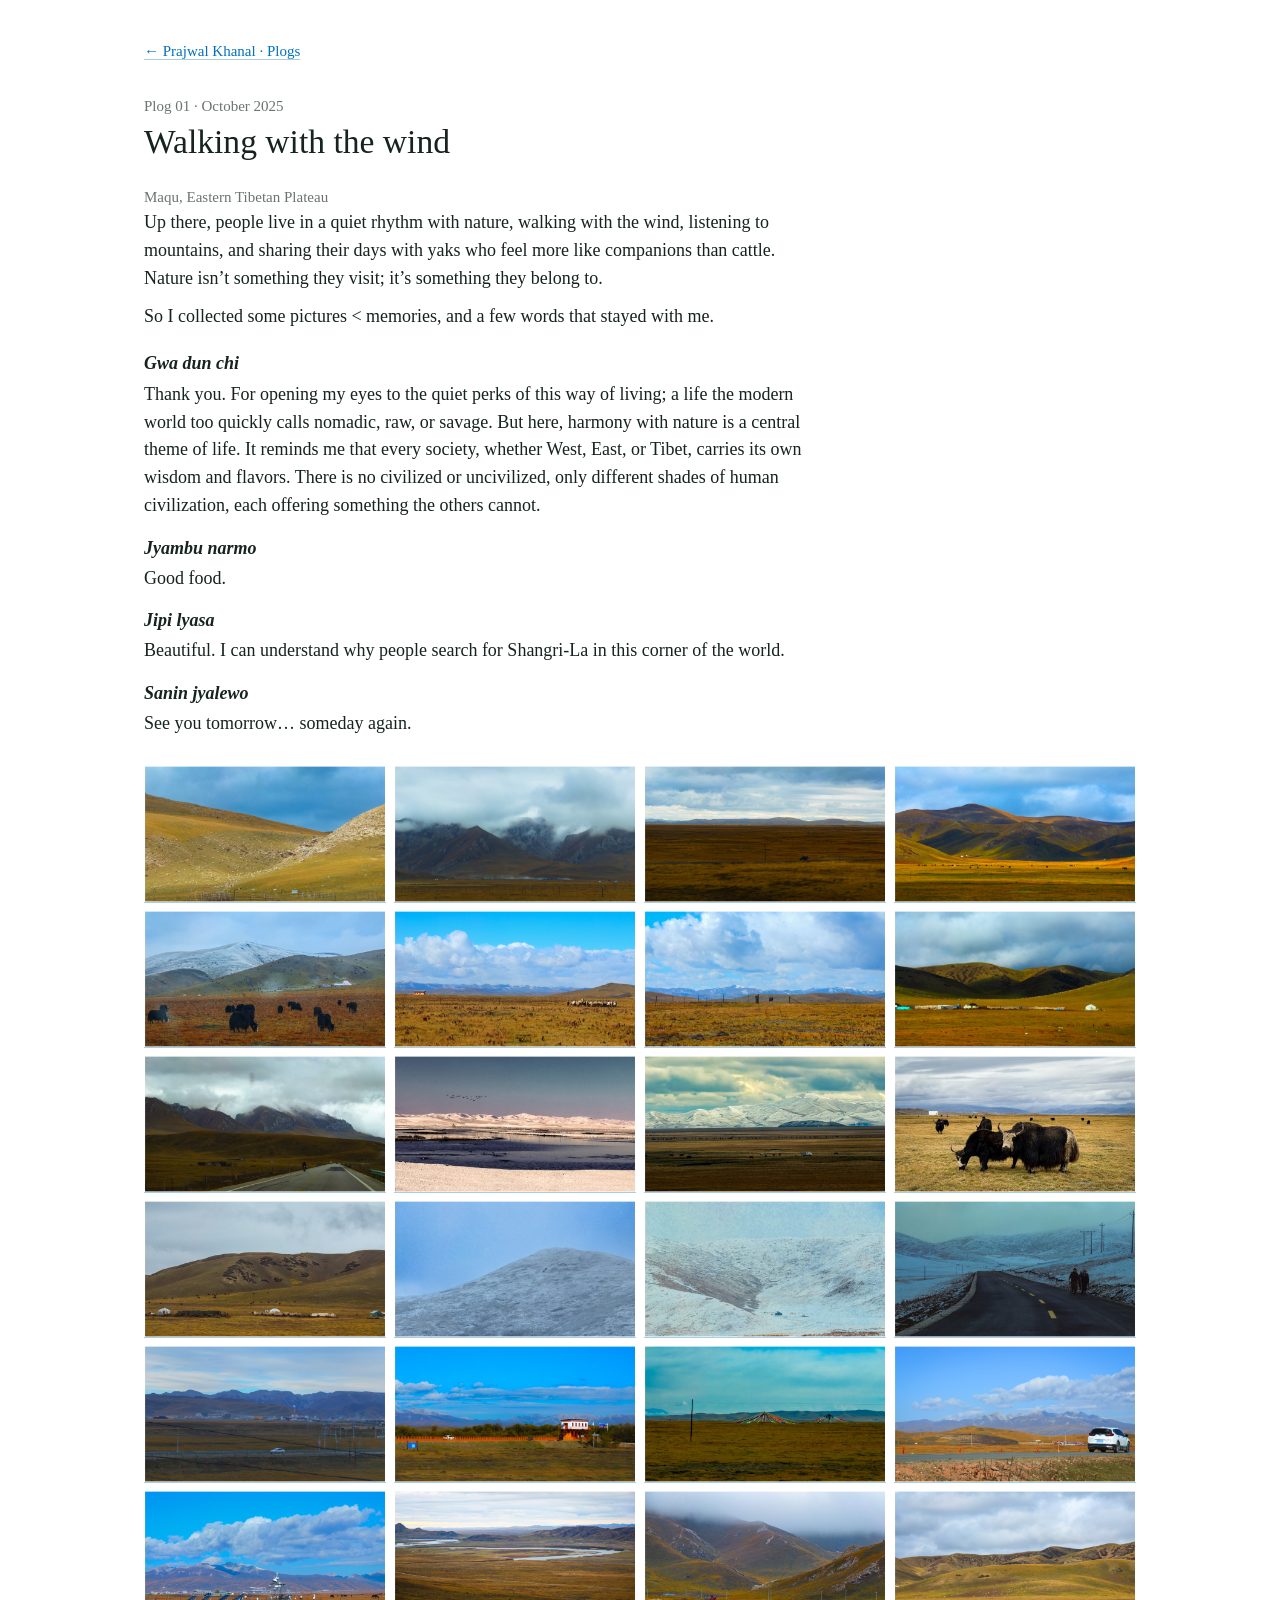
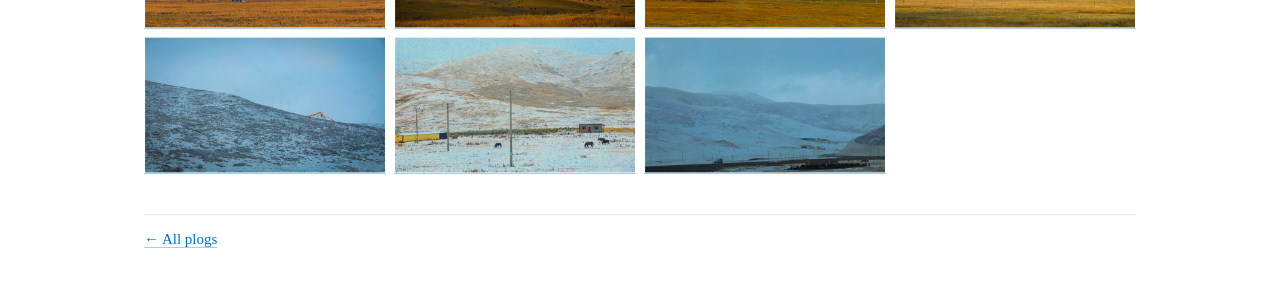
<file: plogs/maqu.html>
<!DOCTYPE html>
<html lang="en">
<head>
<meta charset="utf-8">
<meta name="viewport" content="width=device-width, initial-scale=1">
<title>Walking with the wind &middot; Maqu &middot; Plog &middot; Prajwal Khanal</title>
<meta name="description" content="A picture log from Maqu, on the Eastern Tibetan Plateau, October 2025.">
<link rel="stylesheet" href="../assets/style.css">
<script data-goatcounter="https://prajwalkhanal.goatcounter.com/count"
        async src="//gc.zgo.at/count.js"></script>
</head>
<body>
<div class="shell">

<!--
  A plog is a picture log: a few words and a set of photos. To start a new
  one, copy this file, rename it, change the text and the photo list, and add
  a matching entry to the Plogs section of index.html.
-->
<p class="plog-back"><a href="../index.html#plogs">&larr; Prajwal Khanal &middot; Plogs</a></p>

<main>
  <article class="plog">
    <p class="plog-kicker">Plog 01 &middot; October 2025</p>
    <h1>Walking with the wind</h1>
    <p class="plog-kicker">Maqu, Eastern Tibetan Plateau</p>

    <div class="essay">
      <p>Up there, people live in a quiet rhythm with nature, walking with the wind, listening to
      mountains, and sharing their days with yaks who feel more like companions than cattle. Nature
      isn&rsquo;t something they visit; it&rsquo;s something they belong to.</p>

      <p>So I collected some pictures &lt; memories, and a few words that stayed with me.</p>

      <dl class="phrases">
        <dt>Gwa dun chi</dt>
        <dd>Thank you. For opening my eyes to the quiet perks of this way of living; a life the
        modern world too quickly calls nomadic, raw, or savage. But here, harmony with nature is a
        central theme of life. It reminds me that every society, whether West, East, or Tibet,
        carries its own wisdom and flavors. There is no civilized or uncivilized, only different
        shades of human civilization, each offering something the others cannot.</dd>

        <dt>Jyambu narmo</dt>
        <dd>Good food.</dd>

        <dt>Jipi lyasa</dt>
        <dd>Beautiful. I can understand why people search for Shangri-La in this corner of the
        world.</dd>

        <dt>Sanin jyalewo</dt>
        <dd>See you tomorrow&hellip; someday again.</dd>
      </dl>
    </div>


    <div class="gallery">
      <a href="../images/tibet/IMG_0454.JPG"><img src="../images/tibet/thumbs/IMG_0454.jpg" loading="lazy" width="800" height="450" alt="Maqu, Eastern Tibetan Plateau, October 2025"></a>
      <a href="../images/tibet/IMG_0455.JPG"><img src="../images/tibet/thumbs/IMG_0455.jpg" loading="lazy" width="800" height="450" alt="Maqu, Eastern Tibetan Plateau, October 2025"></a>
      <a href="../images/tibet/IMG_0456.JPG"><img src="../images/tibet/thumbs/IMG_0456.jpg" loading="lazy" width="800" height="450" alt="Maqu, Eastern Tibetan Plateau, October 2025"></a>
      <a href="../images/tibet/IMG_0457.JPG"><img src="../images/tibet/thumbs/IMG_0457.jpg" loading="lazy" width="800" height="450" alt="Maqu, Eastern Tibetan Plateau, October 2025"></a>
      <a href="../images/tibet/IMG_0458.JPG"><img src="../images/tibet/thumbs/IMG_0458.jpg" loading="lazy" width="800" height="450" alt="Maqu, Eastern Tibetan Plateau, October 2025"></a>
      <a href="../images/tibet/IMG_0459.JPG"><img src="../images/tibet/thumbs/IMG_0459.jpg" loading="lazy" width="800" height="450" alt="Maqu, Eastern Tibetan Plateau, October 2025"></a>
      <a href="../images/tibet/IMG_0460.JPG"><img src="../images/tibet/thumbs/IMG_0460.jpg" loading="lazy" width="800" height="450" alt="Maqu, Eastern Tibetan Plateau, October 2025"></a>
      <a href="../images/tibet/IMG_0461.JPG"><img src="../images/tibet/thumbs/IMG_0461.jpg" loading="lazy" width="800" height="450" alt="Maqu, Eastern Tibetan Plateau, October 2025"></a>
      <a href="../images/tibet/IMG_0462.JPG"><img src="../images/tibet/thumbs/IMG_0462.jpg" loading="lazy" width="800" height="450" alt="Maqu, Eastern Tibetan Plateau, October 2025"></a>
      <a href="../images/tibet/IMG_0464.JPG"><img src="../images/tibet/thumbs/IMG_0464.jpg" loading="lazy" width="800" height="450" alt="Maqu, Eastern Tibetan Plateau, October 2025"></a>
      <a href="../images/tibet/IMG_0465.JPG"><img src="../images/tibet/thumbs/IMG_0465.jpg" loading="lazy" width="800" height="450" alt="Maqu, Eastern Tibetan Plateau, October 2025"></a>
      <a href="../images/tibet/IMG_0466.JPG"><img src="../images/tibet/thumbs/IMG_0466.jpg" loading="lazy" width="800" height="450" alt="Maqu, Eastern Tibetan Plateau, October 2025"></a>
      <a href="../images/tibet/IMG_0467.JPG"><img src="../images/tibet/thumbs/IMG_0467.jpg" loading="lazy" width="800" height="450" alt="Maqu, Eastern Tibetan Plateau, October 2025"></a>
      <a href="../images/tibet/IMG_0468.JPG"><img src="../images/tibet/thumbs/IMG_0468.jpg" loading="lazy" width="800" height="450" alt="Maqu, Eastern Tibetan Plateau, October 2025"></a>
      <a href="../images/tibet/IMG_0469.JPG"><img src="../images/tibet/thumbs/IMG_0469.jpg" loading="lazy" width="800" height="450" alt="Maqu, Eastern Tibetan Plateau, October 2025"></a>
      <a href="../images/tibet/IMG_0470.JPG"><img src="../images/tibet/thumbs/IMG_0470.jpg" loading="lazy" width="800" height="450" alt="Maqu, Eastern Tibetan Plateau, October 2025"></a>
      <a href="../images/tibet/IMG_0471.JPG"><img src="../images/tibet/thumbs/IMG_0471.jpg" loading="lazy" width="800" height="450" alt="Maqu, Eastern Tibetan Plateau, October 2025"></a>
      <a href="../images/tibet/IMG_0472.JPG"><img src="../images/tibet/thumbs/IMG_0472.jpg" loading="lazy" width="800" height="450" alt="Maqu, Eastern Tibetan Plateau, October 2025"></a>
      <a href="../images/tibet/IMG_0473.JPG"><img src="../images/tibet/thumbs/IMG_0473.jpg" loading="lazy" width="800" height="450" alt="Maqu, Eastern Tibetan Plateau, October 2025"></a>
      <a href="../images/tibet/IMG_0474.JPG"><img src="../images/tibet/thumbs/IMG_0474.jpg" loading="lazy" width="800" height="450" alt="Maqu, Eastern Tibetan Plateau, October 2025"></a>
      <a href="../images/tibet/IMG_0475.JPG"><img src="../images/tibet/thumbs/IMG_0475.jpg" loading="lazy" width="800" height="450" alt="Maqu, Eastern Tibetan Plateau, October 2025"></a>
      <a href="../images/tibet/IMG_0476.JPG"><img src="../images/tibet/thumbs/IMG_0476.jpg" loading="lazy" width="800" height="450" alt="Maqu, Eastern Tibetan Plateau, October 2025"></a>
      <a href="../images/tibet/IMG_0477.JPG"><img src="../images/tibet/thumbs/IMG_0477.jpg" loading="lazy" width="800" height="450" alt="Maqu, Eastern Tibetan Plateau, October 2025"></a>
      <a href="../images/tibet/IMG_0478.JPG"><img src="../images/tibet/thumbs/IMG_0478.jpg" loading="lazy" width="800" height="450" alt="Maqu, Eastern Tibetan Plateau, October 2025"></a>
      <a href="../images/tibet/IMG_0479.JPG"><img src="../images/tibet/thumbs/IMG_0479.jpg" loading="lazy" width="800" height="450" alt="Maqu, Eastern Tibetan Plateau, October 2025"></a>
      <a href="../images/tibet/IMG_0480.JPG"><img src="../images/tibet/thumbs/IMG_0480.jpg" loading="lazy" width="800" height="450" alt="Maqu, Eastern Tibetan Plateau, October 2025"></a>
      <a href="../images/tibet/IMG_0481.JPG"><img src="../images/tibet/thumbs/IMG_0481.jpg" loading="lazy" width="800" height="450" alt="Maqu, Eastern Tibetan Plateau, October 2025"></a>
    </div>
    
  </article>
</main>

<footer>
  <p><a href="../index.html#plogs">&larr; All plogs</a></p>
</footer>

</div>
</body>
</html>
</file>
<file: assets/style.css>
/* Prajwal Khanal. A document on a white ground: the text runs the width of
   the window with a one-and-a-half-inch margin either side, the way a
   printed page is set.
   Times New Roman throughout, and the same blue as the CV, so the site and
   the PDF read as one thing. Italics are reserved for employer and
   institution lines, and for journal names. */

:root {
  --ink: #16231F;        /* headings and body text */
  --ink-soft: #6b7370;   /* dates, employers, secondary metadata */
  --rule: #e6e6e3;       /* hairlines */
  --accent: #0070C0;     /* section titles, nav, links; matches the CV */
  --page: #ffffff;

  --type: "Times New Roman", Times, Georgia, serif;
}

* { box-sizing: border-box; }

html {
  -webkit-text-size-adjust: 100%;
  scroll-behavior: smooth;
}

@media (prefers-reduced-motion: reduce) {
  html { scroll-behavior: auto; }
}

body {
  margin: 0;
  background: var(--page);
  color: var(--ink);
  font-family: var(--type);
  font-size: 1.125rem;
  line-height: 1.55;
}

/* An inch and a half of margin either side, as on a printed page, with the
   text filling whatever is left. There is no max-width, so the measure grows
   with the window — add `max-width: 60rem; margin: 0 auto;` here to cap it.
   The margin steps down twice below, because three inches of margin on a
   small laptop would leave very little page. */
.shell {
  max-width: none;
  margin: 0;
  padding: 2.5rem 1.5in 3rem;
}

/* Under about 1100px, an inch and a half each side eats more than it leaves. */
@media (max-width: 68rem) {
  .shell { padding: 2.5rem 1in 3rem; }
}

/* Masthead: portrait top left, name beside it, nav underneath ------------ */

.masthead-id {
  display: flex;
  align-items: center;
  gap: 1.4rem;
}

/* The nav is a sibling of the masthead, not a child, so that `position:
   sticky` is bounded by .shell — the whole page — rather than by the
   masthead, which ends a few pixels below it. */

.masthead-photo {
  width: 6rem;
  height: 6rem;
  flex: none;
  object-fit: cover;
  border-radius: 50%;
  display: block;
}

.masthead h1 {
  font-size: 2.25rem;
  font-weight: 700;
  letter-spacing: -0.015em;
  margin: 0;
}

.masthead-id > div > p {
  font-size: 1.0625rem;
  color: var(--ink-soft);
  margin: 0.3rem 0 0;
}

.tabs {
  position: sticky;
  top: 0;
  z-index: 10;
  display: flex;
  gap: 0 1.75rem;
  margin-top: 1.15rem;
  padding-top: 0.6rem;
  border-top: 2px solid var(--accent);
  border-bottom: 1px solid var(--rule);
  background: var(--page);
  font-size: 1.0625rem;
}

.tabs a {
  color: var(--accent);
  text-decoration: none;
  border-bottom: 3px solid transparent;
  white-space: nowrap;
  /* Still a usable thumb target once the padding tightens: 0.45rem either
     side of a 1.5rem line box clears 40px. */
  padding: 0.45rem 0;
}

.tabs a:hover { color: var(--ink); }

.tabs a[aria-current="true"] {
  color: var(--ink);
  font-weight: 700;
  border-bottom-color: var(--accent);
}

.tabs a:focus-visible {
  outline: 2px solid var(--accent);
  outline-offset: 2px;
}

/* Anchor targets clear the sticky nav instead of hiding behind it. */
main section[id] { scroll-margin-top: 3.9rem; }

/* Section titles: the top of the hierarchy ------------------------------- */

main { margin-top: 1.75rem; }

/* On one long page this gap is the only thing telling the reader a new topic
   has started, so it stays the largest space on the page even when the rest
   of the rhythm is tight. */
section + section { margin-top: 2.6rem; }

h2 {
  font-weight: 600;
  font-size: 1.3125rem;
  color: var(--accent);
  margin: 0 0 0.8rem;
  padding-bottom: 0.35rem;
  border-bottom: 1px solid var(--rule);
}

p { margin: 0 0 0.6rem; }
p:last-child { margin-bottom: 0; }

.lede {
  font-size: 1.125rem;
  line-height: 1.62;
}

a {
  color: var(--accent);
  text-decoration: none;
  border-bottom: 1px solid rgba(0, 112, 192, 0.35);
}

a:hover { border-bottom-color: var(--accent); }

/* Entries: dates in a fixed left column, content filling the width -------- */

.record {
  display: grid;
  grid-template-columns: 12rem 1fr;
  gap: 0 2.5rem;
  padding-top: 0.65rem;
  margin-top: 0.65rem;
  border-top: 1px solid var(--rule);
}

.record:first-of-type {
  padding-top: 0;
  margin-top: 0;
  border-top: 0;
}

.record-head {
  display: contents;   /* title goes right, date goes left */
}

/* Second level of the hierarchy: the entry title. */
.record-head h3 {
  grid-column: 2;
  font-size: 1.1875rem;
  font-weight: 700;
  color: var(--ink);
  margin: 0 0 0.15rem;
}

.record-when {
  grid-column: 1;
  grid-row: 1;
  font-size: 0.9375rem;
  color: var(--ink-soft);
  padding-top: 0.25rem;
}

/* Third level: employer or venue, set in italic. */
.record-where {
  grid-column: 2;
  font-style: italic;
  font-size: 1rem;
  color: var(--ink-soft);
  margin: 0 0 0.3rem;
}

.record > p,
.record > ul,
.record > figure {
  grid-column: 2;
}

/* Achievements under each entry. */
.highlights {
  font-size: 1.0625rem;
  line-height: 1.58;
  margin: 0.15rem 0 0.4rem;
  padding-left: 1.05rem;
}

.highlights li { margin-bottom: 0.22rem; }

/* Coordinates after a place name. */
.latlon {
  font-style: normal;
  font-size: 0.8125rem;
  letter-spacing: 0.04em;
  color: var(--accent);
  white-space: nowrap;
  margin-left: 0.35rem;
}

/* Project photos ---------------------------------------------------------- */

.project-shot { margin: 1rem 0; }

.project-shot img {
  display: block;
  width: 100%;
  max-width: 36rem;
  height: auto;
  border: 1px solid var(--rule);
}

/* Talk figures are dense slides, so they get more width than a photo. */
.talk-figure img { max-width: 56rem; background: #fff; }

.project-shot figcaption {
  font-size: 0.9375rem;
  color: var(--ink-soft);
  margin-top: 0.5rem;
}

.project-links { font-size: 0.9375rem; }

/* Plogs: the list on the home page, and each plog's own page ------------- */

.plog-intro { color: var(--ink-soft); margin-top: 0; }

.plog-list {
  display: grid;
  grid-template-columns: repeat(auto-fill, minmax(17rem, 1fr));
  gap: 1.5rem;
  margin-top: 1.25rem;
}

.plog-card {
  display: block;
  color: inherit;
  text-decoration: none;
}

.plog-card img {
  display: block;
  width: 100%;
  height: auto;
  aspect-ratio: 16 / 9;
  object-fit: cover;
  margin-bottom: 0.6rem;
}

.plog-card-when {
  display: block;
  font-size: 0.9375rem;
  color: var(--ink-soft);
}

.plog-card-title {
  display: block;
  font-size: 1.1875rem;
  color: var(--accent);
}

.plog-card:hover .plog-card-title { text-decoration: underline; }

.plog-card-line {
  display: block;
  font-style: italic;
  color: var(--ink-soft);
  margin-top: 0.15rem;
}

.plog-back { margin: 0 0 2rem; font-size: 0.9375rem; }

.plog-kicker {
  font-size: 0.9375rem;
  color: var(--ink-soft);
  margin: 0;
}

.plog h1 {
  font-weight: normal;
  font-size: 2.1rem;
  line-height: 1.2;
  margin: 0.2rem 0 1.5rem;
}

/* Tibet notes and photo grid ---------------------------------------------- */

.essay { max-width: 42rem; }

.phrases { margin: 1.25rem 0 0; }
.phrases dt { font-style: italic; font-weight: 600; margin-top: 0.9rem; }
.phrases dd { margin: 0.15rem 0 0; }

.gallery {
  display: grid;
  grid-template-columns: repeat(auto-fill, minmax(15rem, 1fr));
  gap: 0.5rem;
  margin-top: 1.75rem;
}

.gallery img {
  display: block;
  width: 100%;
  height: auto;
  aspect-ratio: 16 / 9;
  object-fit: cover;
}

.gallery-note {
  font-size: 0.9375rem;
  color: var(--ink-soft);
  margin-top: 0.5rem;
}

/* Publications ------------------------------------------------------------ */

/* "Peer-reviewed", "Under review", "Conference contributions". These sit one
   level below the section title, so they are quieter than an h2. */
.pub-group {
  font-size: 1.0625rem;
  font-weight: 700;
  color: var(--ink);
  margin: 1.25rem 0 0.5rem;
}

.pub-group:first-child { margin-top: 0; }

.pub-list {
  list-style: none;
  margin: 0;
  padding: 0;
}

/* One row per paper, year in the gutter, the citation on one line. The
   hairlines between entries are gone: with nine of them they added more
   height than they added clarity. */
.pub-list li {
  display: grid;
  grid-template-columns: 2.75rem 1fr;
  gap: 0 0.85rem;
  padding: 0.24rem 0;
  font-size: 0.9375rem;
  line-height: 1.45;
}

.pub-year {
  color: var(--ink-soft);
  font-variant-numeric: tabular-nums;
}

.pub-who { color: var(--ink-soft); }

/* His own first-author work, so middle-author papers are not implied to be. */
.pub-me {
  color: var(--ink);
  font-weight: 700;
}

.pub-title { color: var(--ink); }

.pub-venue {
  font-style: italic;
  color: var(--ink-soft);
}

.pub-status { color: var(--ink-soft); }

.pub-sep {
  color: var(--ink-soft);
  margin: 0 0.35em;
}

/* The "Also on Google Scholar" line under the list, not a citation. */
.pub-note {
  font-size: 0.9375rem;
  color: var(--ink-soft);
  margin-top: 0.9rem;
}

/* Label-and-value lists: contact details, and the skills table ------------ */

.contact-list,
.keyed-list {
  list-style: none;
  margin: 0;
  padding: 0;
}

.contact-list li,
.keyed-list li {
  display: grid;
  grid-template-columns: 12rem 1fr;
  gap: 2.5rem;
  padding: 0.42rem 0;
  border-top: 1px solid var(--rule);
}

.contact-list li:first-child,
.keyed-list li:first-child { border-top: 0; padding-top: 0; }

.contact-key {
  font-size: 0.9375rem;
  color: var(--ink-soft);
}

/* Footer ------------------------------------------------------------------ */

footer {
  margin-top: 2.5rem;
  padding-top: 0.8rem;
  border-top: 1px solid var(--rule);
  font-size: 0.9375rem;
  color: var(--ink-soft);
}

.to-top { margin-left: 0.5rem; }

/* Narrow screens: collapse the two columns -------------------------------- */

@media (max-width: 48rem) {
  .shell { padding: 1.75rem 1.35rem 2.75rem; }

  main { margin-top: 1.6rem; }

  /* Six items do not fit across a phone, so the nav becomes a strip you
     swipe sideways. It stays one row, so the sticky bar keeps a fixed
     height and nothing below it jumps around. */
  .tabs {
    gap: 0 1.5rem;
    font-size: 1rem;
    overflow-x: auto;
    overscroll-behavior-x: contain;
    -webkit-overflow-scrolling: touch;
    scrollbar-width: none;
  }

  .tabs::-webkit-scrollbar { display: none; }

  main section[id] { scroll-margin-top: 3.6rem; }

  .masthead-id {
    flex-direction: column;
    align-items: flex-start;
    gap: 1rem;
  }

  .masthead h1 { font-size: 1.875rem; }


  .record {
    grid-template-columns: 1fr;
    gap: 0;
  }

  .record-head h3,
  .record-where,
  .record > p,
  .record > ul,
  .record > figure { grid-column: 1; }

  .record-when {
    grid-column: 1;
    grid-row: auto;
    order: -1;
    padding-top: 0;
    margin-bottom: 0.2rem;
  }

  .contact-list li,
  .keyed-list li {
    grid-template-columns: 1fr;
    gap: 0.15rem;
  }
}
</file>
